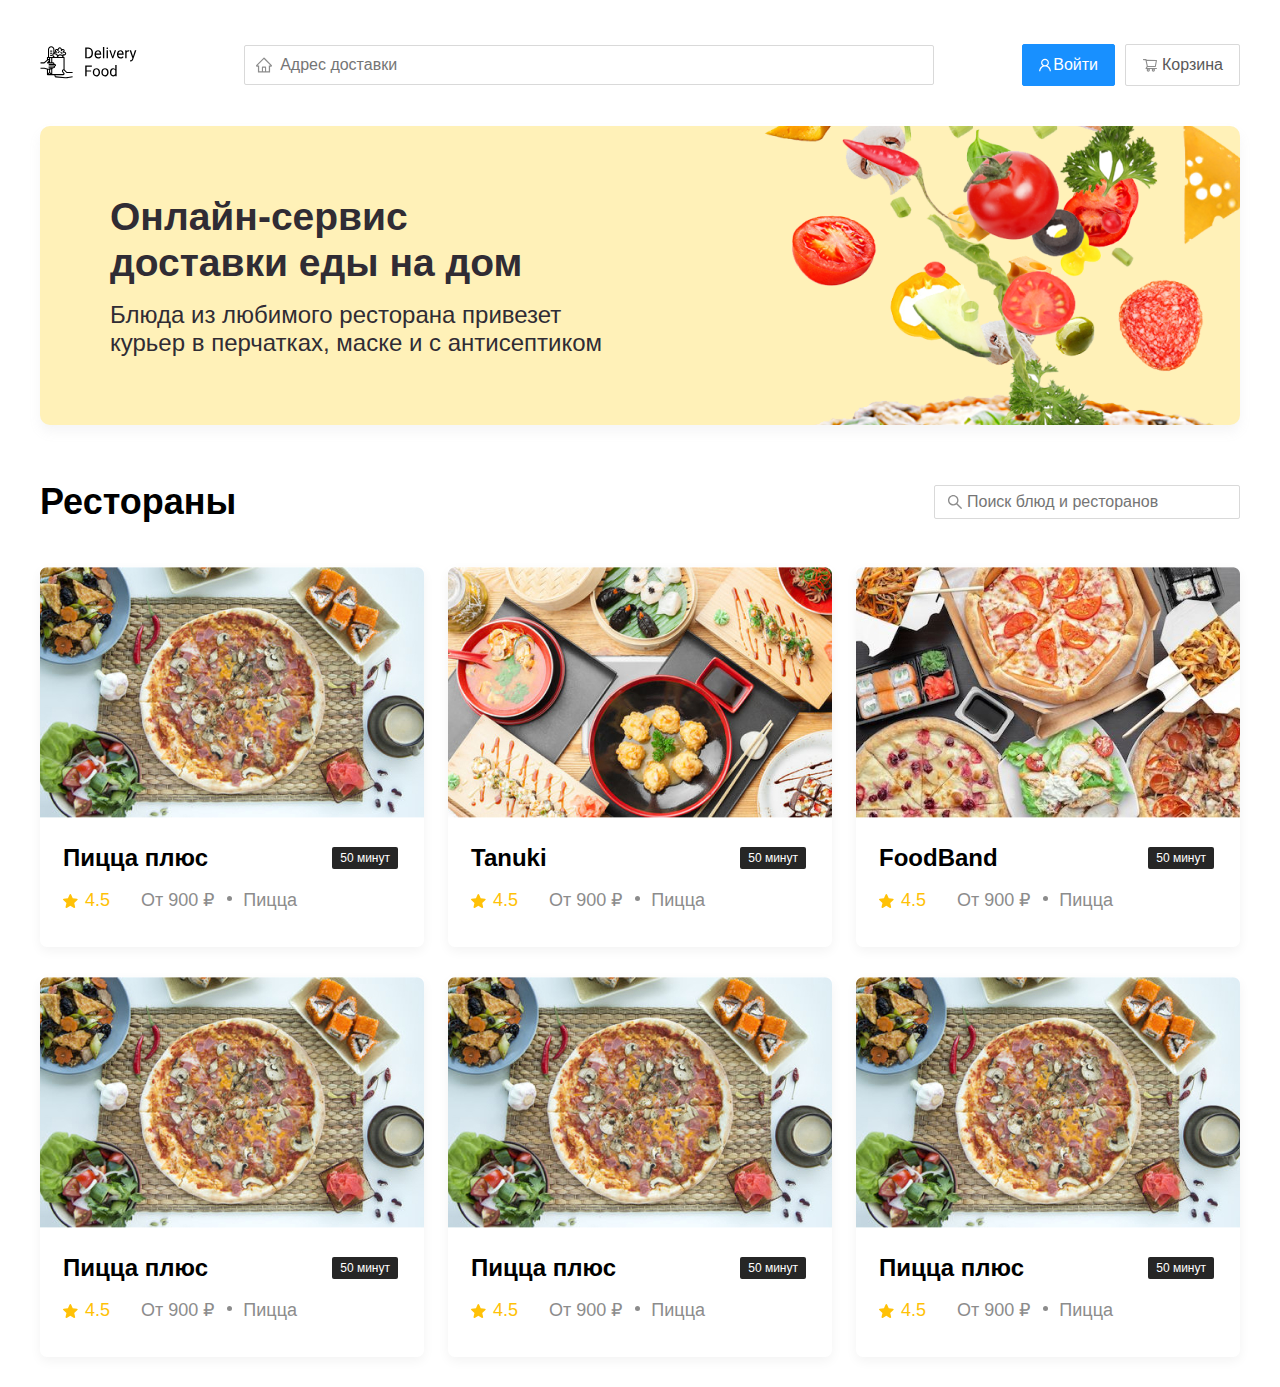
<file: delivery/index.html>
<!DOCTYPE html>
<html lang="en">

<head>
    <meta charset="UTF-8" />
    <meta name="viewport" content="width=device-width, initial-scale=1.0" />
    <title>Document</title>
    <link href="https://fonts.googleapis.com/css2?family=Roboto:wght@400;700&display=swap&subset=cyrillic rel="
        stylesheet">
    <link rel="stylesheet" href="css\normalize.css">
    <link rel="stylesheet" href="css/style.css" />
</head>

<body>
    <div class="container">
        <header class="header">
            <div class="logo">
                <img src="img/logo.svg" alt="Логотип" />
            </div>

            <input type="text" class="input search-input" placeholder="Адрес доставки" />

            <div class="buttons">
                <button class="button btn-enter">Войти</button>
                <button class="button btn-bucket">Корзина</button>
            </div>
        </header>

        <section class="promo">
            <div class="promo-text">
                <h1>Онлайн-сервис <br> доставки еды на дом</h1>
                <p>Блюда из любимого ресторана привезет<br> курьер в перчатках, маске и с антисептиком</p>
            </div>
        </section>

        <section class="restaurants">
            <section class="restaurants-title">
                <h2>Рестораны</h2>
                <input type="text" class="search restaurants-search" placeholder="Поиск блюд и ресторанов">
            </section>

            <section class="restaurants-items">



                <section class="restaurant-item">
                    <img src="img/restaurant_pizza_plus.jpg" alt="Ресторан">
                    <section class="restaurant-info">
                        <section class="restaurant-info-title">
                            <h3>Пицца плюс</h3>
                            <span>50 минут</span>
                        </section>

                        <section class="rating-price-category">
                            <span class="rating">4.5</span>
                            <span class="price">От 900 ₽</span>
                            <!-- <div class="elips">.</div> -->
                            <span class="category">Пицца</span>
                        </section>



                    </section>

                </section>

                <section class="restaurant-item">
                    <img src="img/restaurant_tanuki.jpg" alt="Ресторан">
                    <section class="restaurant-info">
                        <section class="restaurant-info-title">
                            <h3>Tanuki</h3>
                            <span>50 минут</span>
                        </section>

                        <section class="rating-price-category">
                            <span class="rating">4.5</span>
                            <span class="price">От 900 ₽</span>
                            <!-- <div class="elips">.</div> -->
                            <span class="category">Пицца</span>
                        </section>



                    </section>

                </section>

                <section class="restaurant-item">
                    <img src="img/restaurant_food_band.jpg" alt="Ресторан">
                    <section class="restaurant-info">
                        <section class="restaurant-info-title">
                            <h3>FoodBand</h3>
                            <span>50 минут</span>
                        </section>

                        <section class="rating-price-category">
                            <span class="rating">4.5</span>
                            <span class="price">От 900 ₽</span>
                            <!-- <div class="elips">.</div> -->
                            <span class="category">Пицца</span>
                        </section>



                    </section>

                </section>

                <section class="restaurant-item">
                    <img src="img/restaurant_pizza_plus.jpg" alt="Ресторан">
                    <section class="restaurant-info">
                        <section class="restaurant-info-title">
                            <h3>Пицца плюс</h3>
                            <span>50 минут</span>
                        </section>

                        <section class="rating-price-category">
                            <span class="rating">4.5</span>
                            <span class="price">От 900 ₽</span>
                            <!-- <div class="elips">.</div> -->
                            <span class="category">Пицца</span>
                        </section>



                    </section>

                </section>

                <section class="restaurant-item">
                    <img src="img/restaurant_pizza_plus.jpg" alt="Ресторан">
                    <section class="restaurant-info">
                        <section class="restaurant-info-title">
                            <h3>Пицца плюс</h3>
                            <span>50 минут</span>
                        </section>

                        <section class="rating-price-category">
                            <span class="rating">4.5</span>
                            <span class="price">От 900 ₽</span>
                            <!-- <div class="elips">.</div> -->
                            <span class="category">Пицца</span>
                        </section>



                    </section>

                </section>

                <section class="restaurant-item">
                    <img src="img/restaurant_pizza_plus.jpg" alt="Ресторан">
                    <section class="restaurant-info">
                        <section class="restaurant-info-title">
                            <h3>Пицца плюс</h3>
                            <span>50 минут</span>
                        </section>

                        <section class="rating-price-category">
                            <span class="rating">4.5</span>
                            <span class="price">От 900 ₽</span>
                            <!-- <div class="elips">.</div> -->
                            <span class="category">Пицца</span>
                        </section>



                    </section>

                </section>
            </section>
        </section>
    </div>
</body>

</html>
</file>
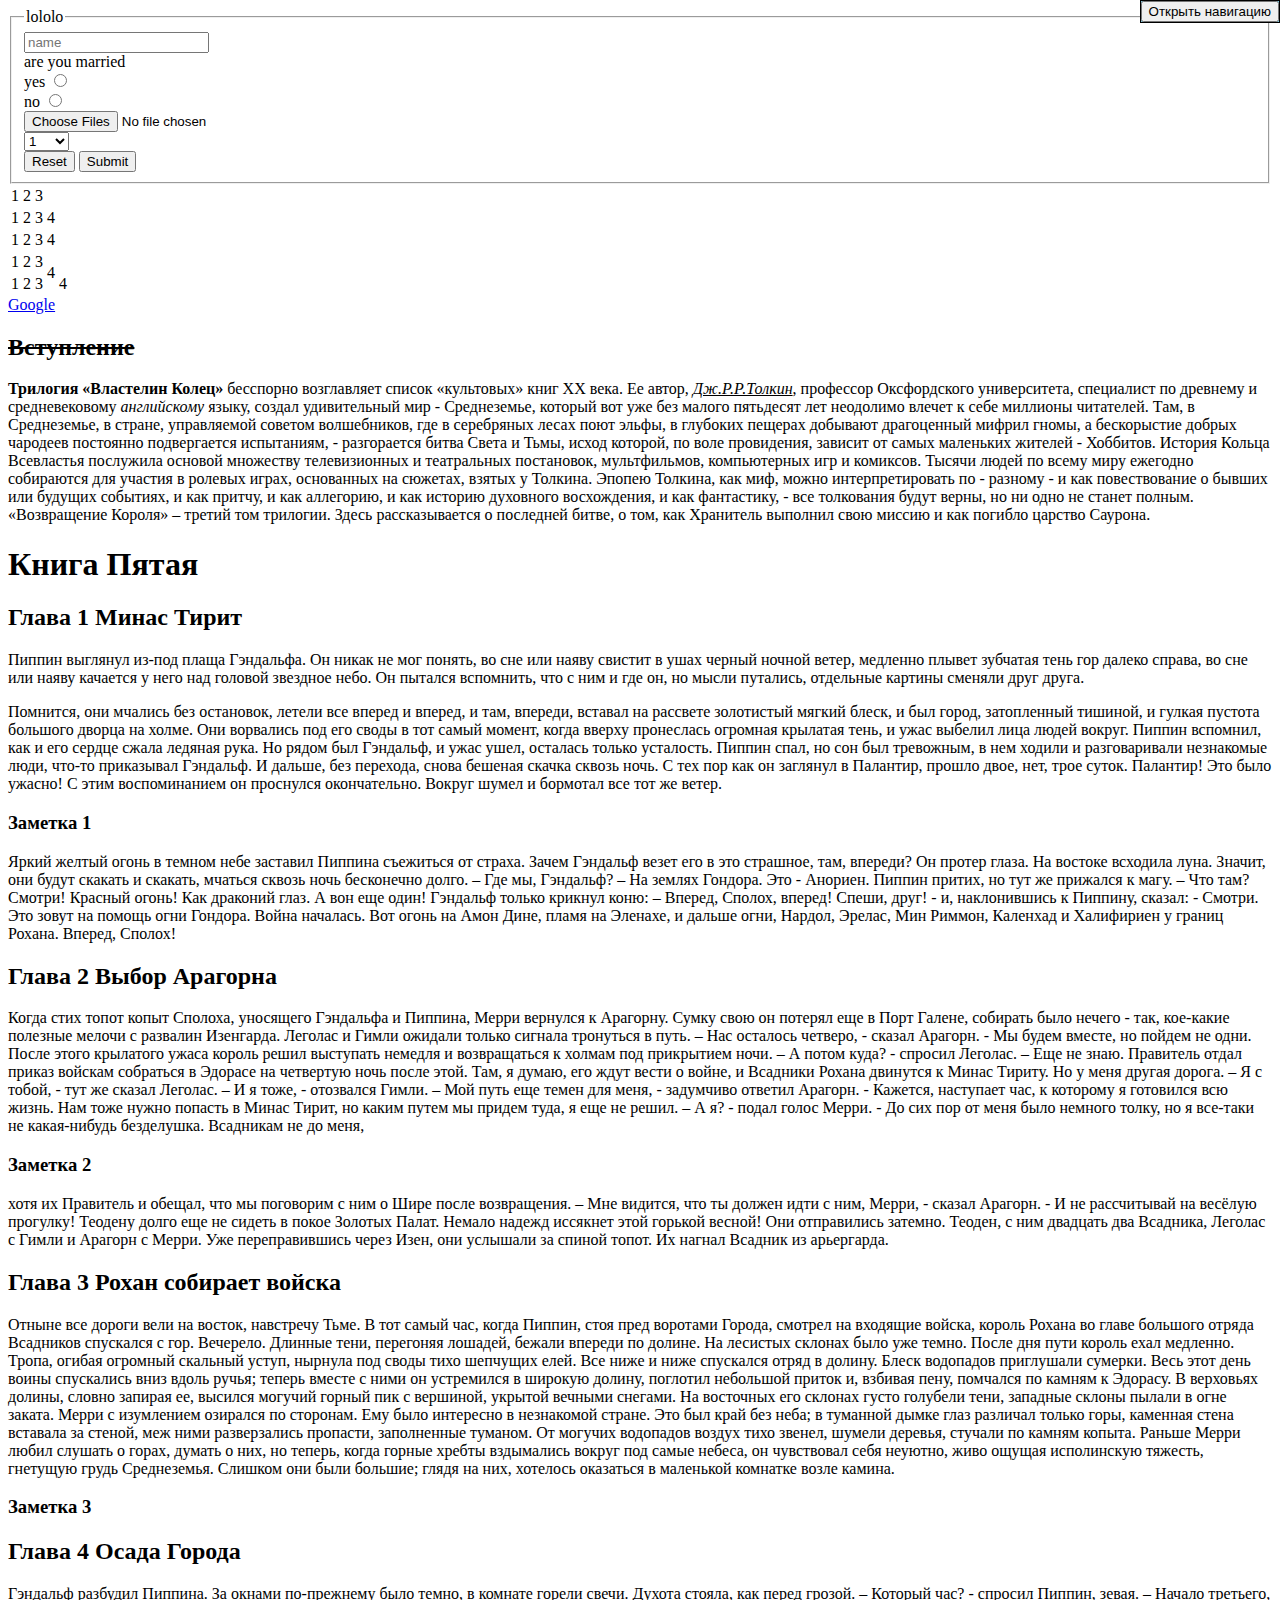
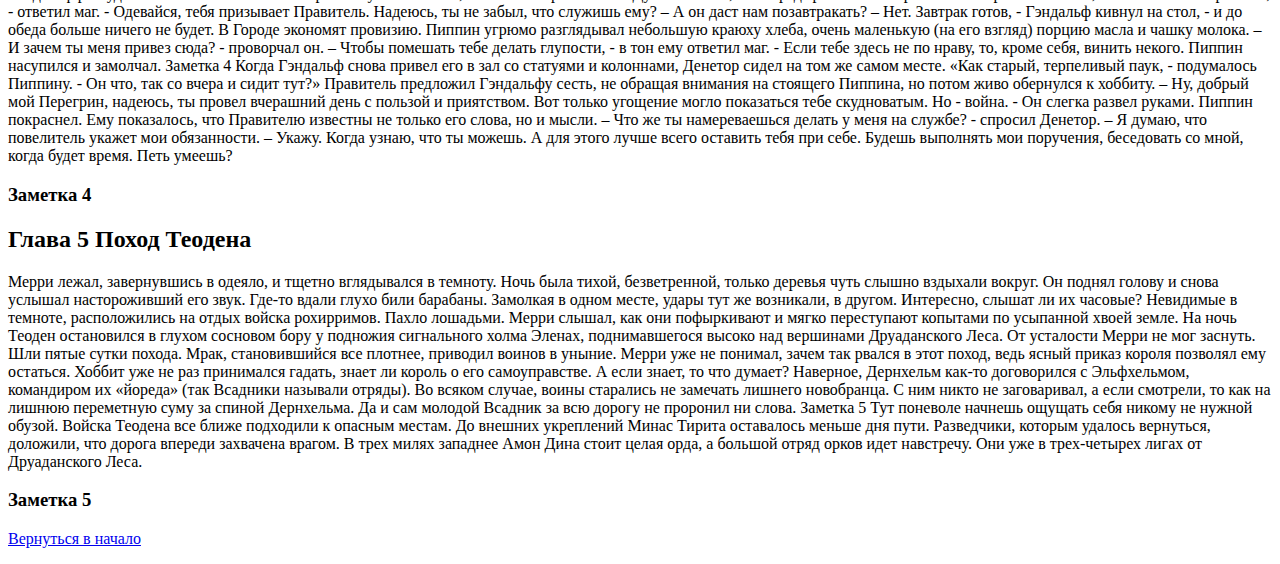
<file: src/index.html>
<!DOCTYPE html>
<html lang="ru">
<head>
    <meta charset="UTF-8">
    <meta name="viewport" content="width=device-width, initial-scale=1.0">
    <!-- <meta http-equiv="refresh" content="1; url=http://google.com"> -->
    <title>Document1</title>
    <link rel="stylesheet" href="styles/style.css">
    <script src="scripts/script.js" defer></script>
    <!-- ЕБАНЫЙ ТЫ ДОЛБОЕБ НАХУй
        ТЫ СУКА ПЫТАЛСЯ В СКРИПТЕ ПОЛУЧИТЬ ДОСТУП К ЭЛЕМЕНТАМ
    НО ТЫ ПИДОР ГНОЙНЫЙ ЗАБЫЛ ЧТО У ТЕБЯ СНАЧАЛА СТОИТ ВЫЗОВ СКРИПТА А ТОЛЬКО
    ПОТОМ СОЗДАЮТСЯ ЭЛЕМЕНТЫ
    ПОЭТОМУ БЛЯТЬ В СЛЕДУЮЩИЙ РАЗ ЛИБО СТАВЬ СКРИПТ В КОНЦЕ
    ЛИБО ПИШИ АРГУМЕТ DEFER, ЧТОБЫ СНАЧАЛА ЗАГРУЗИЛАСЬ СТРАНИЦА И ТОЛЬКО ПОТОМ
    ЗАПУСЛКАСЯ СКРИПТ -->
</head>
<body>
    <main>

        <form action="" autocomplete="on" method="GET">
            <fieldset>
                <legend>lololo</legend>
                <input type="text"  placeholder="name"><br>

                <label for="">are you married</label><br>
                <label for="yes">yes</label>
                <input type="radio" id="yes" name="married"><br>
                
                <label for="no">no</label>
                <input type="radio" id="no" name="married"><br>

                <input type="file" multiple> <br>

                <select  name="select1" >
                    <optgroup label="group1">
                        <option id="g1" value="1" selected>1</option>
                    </optgroup>
                    <option value="2">2</option>
                    <option value="">3</option>
                </select><br>
                <input type="reset">
                
                <input type="submit">
            </fieldset>
        </form>

        <div>
            <table>
                <tr>
                    <td>1</td>
                    <td>2</td>
                    <td>3</td>
                </tr>
                <tr>
                    <td>1</td>
                    <td>2</td>
                    <td>3</td>
                    <td>4</td>
                </tr>
                <tr>
                    <td>1</td>
                    <td>2</td>
                    <td>3</td>
                    <td>4</td>
                </tr>
                <tr>
                    <td>1</td>
                    <td>2</td>
                    <td>3</td>
                    <td rowspan="2">4</td>
                </tr>
                <tr>
                    <td>1</td>
                    <td>2</td>
                    <td>3</td>
                    <td>4</td>
                </tr>
            </table>
        </div>
        
        <a href="https://google.com" target="_blank">Google</a>
        <section class="introduction" id="introduction">
            <h2><s>Вступление</s></h2>
            <p>
                <b>Трилогия</b> <strong>«Властелин Колец»</strong> бесспорно возглавляет список «культовых» книг XX века. 
                Ее автор, <i><u>Дж.Р.Р.Толкин</u></i>, профессор Оксфордского университета, специалист по древнему 
                и средневековому <em>английскому</em> языку, создал удивительный мир - Среднеземье, который вот 
                уже без малого пятьдесят лет неодолимо влечет к себе миллионы читателей. Там, в Среднеземье, 
                в стране, управляемой советом волшебников, где в серебряных лесах поют эльфы, в глубоких пещерах 
                добывают драгоценный мифрил гномы, а бескорыстие добрых чародеев постоянно подвергается испытаниям, 
                - разгорается битва Света и Тьмы, исход которой, по воле провидения, зависит от самых маленьких жителей 
                - Хоббитов. История Кольца Всевластья послужила основой множеству телевизионных и театральных постановок, 
                мультфильмов, компьютерных игр и комиксов. Тысячи людей по всему миру ежегодно собираются для участия в 
                ролевых играх, основанных на сюжетах, взятых у Толкина. Эпопею Толкина, как миф, можно интерпретировать 
                по - разному - и как повествование о бывших или будущих событиях, и как притчу, и как аллегорию, 
                и как историю духовного восхождения, и как фантастику, - все толкования будут верны, но ни одно не станет 
                полным. «Возвращение Короля» – третий том трилогии. Здесь рассказывается о последней битве, о том, как 
                Хранитель выполнил свою миссию и как погибло царство Саурона.
            </p>
        </section>
        <div class="navigation-container">
            <button class="open-close-navigation">Открыть навигацию</button>
            <nav class="navigation navigation-closed">
                
                <ul>
                    <li>
                        <a href="#chapter-1">Глава 1 Минас Тирит</a>
                        <ul>
                            <li><a href="#note-1">Заметка 1</a></li>
                            <li><a href="#"></a>Заметка 1.1</a></li>
                        </ul>    
                    </li>
    
                    <li>
                        <a href="#chapter-2">Глава 2 Выбор Арагорна</a>
                        <ul>
                            <li><a href="#note-2">Заметка 2</a></li>
                        </ul>
                    </li>
                    
                    <li>Глава 3 Рохан собирает войска
                        <ul><li>Заметка 3</li></ul>
                    </li>
    
                    <li>Глава 4 Осада Города
                        <ul><li>Заметка 4</li></ul>
                    </li>
    
                    <li>Глава 5 Поход Теодена
                        <ul><li>Заметка 5</li></ul>
                    </li>
                </ul>
            </nav> 
        </div>
                
        <h1>Книга Пятая</h1>
        <section class="chapter-1" id="chapter-1">
            <h2>Глава 1 Минас Тирит</h2>
            <section>
                <p>Пиппин выглянул из-под плаща Гэндальфа. Он никак не мог понять, во сне или наяву свистит в ушах 
                    черный ночной ветер, медленно плывет зубчатая тень гор далеко справа, во сне или наяву качается 
                    у него над головой звездное небо. Он пытался вспомнить, что с ним и где он, но мысли путались, 
                    отдельные картины сменяли друг друга.
                </p>
                <p>Помнится, они мчались без остановок, летели все вперед и вперед, и там, впереди, вставал на рассвете 
                    золотистый мягкий блеск, и был город, затопленный тишиной, и гулкая пустота большого дворца на холме. 
                    Они ворвались под его своды в тот самый момент, когда вверху пронеслась огромная крылатая тень, и ужас 
                    выбелил лица людей вокруг. Пиппин вспомнил, как и его сердце сжала ледяная рука. Но рядом был Гэндальф,
                    и ужас ушел, осталась только усталость. Пиппин спал, но сон был тревожным, в нем ходили и разговаривали
                    незнакомые люди, что-то приказывал Гэндальф. И дальше, без перехода, снова бешеная скачка сквозь ночь.
                    С тех пор как он заглянул в Палантир, прошло двое, нет, трое суток. Палантир! Это было ужасно! С этим
                    воспоминанием он проснулся окончательно. Вокруг шумел и бормотал все тот же ветер.
                </p>
            </section>
            <section class="note" id="note-1">
                <p>
                    <h3>Заметка 1</h3> Яркий желтый огонь в темном небе заставил Пиппина съежиться от страха. 
                    Зачем Гэндальф везет его в это страшное, там, впереди? Он протер глаза. На востоке всходила луна. 
                    Значит, они будут скакать и скакать, мчаться сквозь ночь бесконечно долго.
                    – Где мы, Гэндальф?
                    – На землях Гондора. Это - Анориен.
                    Пиппин притих, но тут же прижался к магу.
                    – Что там? Смотри! Красный огонь! Как драконий глаз. А вон еще один!
                    Гэндальф только крикнул коню:
                    – Вперед, Сполох, вперед! Спеши, друг! - и, наклонившись к Пиппину, сказал: - Смотри. Это зовут на помощь 
                    огни Гондора. Война началась. Вот огонь на Амон Дине, пламя на Эленахе, и дальше огни, Нардол, Эрелас, 
                    Мин Риммон, Каленхад и Халифириен у границ Рохана. Вперед, Сполох!
                </p>
            </section>
        </section>

        <section class="chapter-2" id="chapter-2">
            <h2>Глава 2 Выбор Арагорна</h2>
            <section>
                <p>Когда стих топот копыт Сполоха, уносящего Гэндальфа и Пиппина, Мерри вернулся к Арагорну. 
                    Сумку свою он потерял еще в Порт Галене, собирать было нечего - так, кое-какие полезные 
                    мелочи с развалин Изенгарда. Леголас и Гимли ожидали только сигнала тронуться в путь.
                    – Нас осталось четверо, - сказал Арагорн. - Мы будем вместе, но пойдем не одни. После этого 
                    крылатого ужаса король решил выступать немедля и возвращаться к холмам под прикрытием ночи.
                    – А потом куда? - спросил Леголас.
                    – Еще не знаю. Правитель отдал приказ войскам собраться в Эдорасе на четвертую ночь после этой. 
                    Там, я думаю, его ждут вести о войне, и Всадники Рохана двинутся к Минас Тириту. Но у меня другая 
                    дорога.
                    – Я с тобой, - тут же сказал Леголас.
                    – И я тоже, - отозвался Гимли.
                    – Мой путь еще темен для меня, - задумчиво ответил Арагорн. - Кажется, наступает час, к которому 
                    я готовился всю жизнь. Нам тоже нужно попасть в Минас Тирит, но каким путем мы придем туда, я еще 
                    не решил.
                    – А я? - подал голос Мерри. - До сих пор от меня было немного толку, но я все-таки не какая-нибудь 
                    безделушка. Всадникам не до меня, 
                </p>
            </section>
            <section class="note" id="note-2">
                <p>
                    <h3>Заметка 2</h3> хотя их Правитель и обещал, что мы поговорим с ним о Шире после возвращения.
                    – Мне видится, что ты должен идти с ним, Мерри, - сказал Арагорн. - И не рассчитывай на весёлую 
                    прогулку! Теодену долго еще не сидеть в покое Золотых Палат. Немало надежд иссякнет этой горькой 
                    весной!
                    Они отправились затемно. Теоден, с ним двадцать два Всадника, Леголас с Гимли и Арагорн с Мерри. 
                    Уже переправившись через Изен, они услышали за спиной топот. Их нагнал Всадник из арьергарда.
                </p>
            </section>
        </section>

        <section class="chapter-3" id="chapter-3">
            <h2>Глава 3 Рохан собирает войска</h2>
            <section>
                <p>Отныне все дороги вели на восток, навстречу Тьме. В тот самый час, когда Пиппин, стоя пред воротами Города, смотрел на входящие войска, король Рохана во главе большого отряда Всадников спускался с гор.
                    Вечерело. Длинные тени, перегоняя лошадей, бежали впереди по долине. На лесистых склонах было уже темно. После дня пути король ехал медленно. Тропа, огибая огромный скальный уступ, нырнула под своды тихо шепчущих елей. Все ниже и ниже спускался отряд в долину. Блеск водопадов приглушали сумерки.
                    Весь этот день воины спускались вниз вдоль ручья; теперь вместе с ними он устремился в широкую долину, поглотил небольшой приток и, взбивая пену, помчался по камням к Эдорасу. В верховьях долины, словно запирая ее, высился могучий горный пик с вершиной, укрытой вечными снегами. На восточных его склонах густо голубели тени, западные склоны пылали в огне заката.
                    Мерри с изумлением озирался по сторонам. Ему было интересно в незнакомой стране. Это был край без неба; в туманной дымке глаз различал только горы, каменная стена вставала за стеной, меж ними разверзались пропасти, заполненные туманом. От могучих водопадов воздух тихо звенел, шумели деревья, стучали по камням копыта. Раньше Мерри любил слушать о горах, думать о них, но теперь, когда горные хребты вздымались вокруг под самые небеса, он чувствовал себя неуютно, живо ощущая исполинскую тяжесть, гнетущую грудь Среднеземья. Слишком они были большие; глядя на них, хотелось оказаться в маленькой комнатке возле камина.
                </p>
            </section>
            <section class="note"  id="note-3">
                <p>
                    <h3>Заметка 3</h3> 
                </p>
            </section>
        </section>

        <section class="chapter-4" id="chapter-4">
            <h2>Глава 4 Осада Города</h2>
            <section>
                <p>Гэндальф разбудил Пиппина. За окнами по-прежнему было темно, в комнате горели свечи. Духота стояла, как перед грозой.
                    – Который час? - спросил Пиппин, зевая.
                    – Начало третьего, - ответил маг. - Одевайся, тебя призывает Правитель. Надеюсь, ты не забыл, что служишь ему?
                    – А он даст нам позавтракать?
                    – Нет. Завтрак готов, - Гэндальф кивнул на стол, - и до обеда больше ничего не будет. В Городе экономят провизию.
                    Пиппин угрюмо разглядывал небольшую краюху хлеба, очень маленькую (на его взгляд) порцию масла и чашку молока.
                    – И зачем ты меня привез сюда? - проворчал он.
                    – Чтобы помешать тебе делать глупости, - в тон ему ответил маг. - Если тебе здесь не по нраву, то, кроме себя, винить некого.
                    Пиппин насупился и замолчал.
                    Заметка 4
                    Когда Гэндальф снова привел его в зал со статуями и колоннами, Денетор сидел на том же самом месте. «Как старый, терпеливый паук, - подумалось Пиппину. - Он что, так со вчера и сидит тут?» Правитель предложил Гэндальфу сесть, не обращая внимания на стоящего Пиппина, но потом живо обернулся к хоббиту.
                    – Ну, добрый мой Перегрин, надеюсь, ты провел вчерашний день с пользой и приятством. Вот только угощение могло показаться тебе скудноватым. Но - война. - Он слегка развел руками.
                    Пиппин покраснел. Ему показалось, что Правителю известны не только его слова, но и мысли.
                    – Что же ты намереваешься делать у меня на службе? - спросил Денетор.
                    – Я думаю, что повелитель укажет мои обязанности.
                    – Укажу. Когда узнаю, что ты можешь. А для этого лучше всего оставить тебя при себе. Будешь выполнять мои поручения, беседовать со мной, когда будет время. Петь умеешь?
                </p>
            </section>
            <section class="note"  id="note-4">
                <p>
                    <h3>Заметка 4</h3> 
                </p>
            </section>
        </section>

        <section class="chapter-5" id="chapter-5">
            <h2>Глава 5 Поход Теодена</h2>
            <section>
                <p>Мерри лежал, завернувшись в одеяло, и тщетно вглядывался в темноту. Ночь была тихой, безветренной, только деревья чуть слышно вздыхали вокруг. Он поднял голову и снова услышал настороживший его звук. Где-то вдали глухо били барабаны. Замолкая в одном месте, удары тут же возникали, в другом. Интересно, слышат ли их часовые?
                    Невидимые в темноте, расположились на отдых войска рохирримов. Пахло лошадьми. Мерри слышал, как они пофыркивают и мягко переступают копытами по усыпанной хвоей земле. На ночь Теоден остановился в глухом сосновом бору у подножия сигнального холма Эленах, поднимавшегося высоко над вершинами Друаданского Леса.
                    От усталости Мерри не мог заснуть. Шли пятые сутки похода. Мрак, становившийся все плотнее, приводил воинов в уныние. Мерри уже не понимал, зачем так рвался в этот поход, ведь ясный приказ короля позволял ему остаться. Хоббит уже не раз принимался гадать, знает ли король о его самоуправстве. А если знает, то что думает? Наверное, Дернхельм как-то договорился с Эльфхельмом, командиром их «йореда» (так Всадники называли отряды). Во всяком случае, воины старались не замечать лишнего новобранца. С ним никто не заговаривал, а если смотрели, то как на лишнюю переметную суму за спиной Дернхельма. Да и сам молодой Всадник за всю дорогу не проронил ни слова. Заметка 5 Тут поневоле начнешь ощущать себя никому не нужной обузой.
                    Войска Теодена все ближе подходили к опасным местам. До внешних укреплений Минас Тирита оставалось меньше дня пути. Разведчики, которым удалось вернуться, доложили, что дорога впереди захвачена врагом. В трех милях западнее Амон Дина стоит целая орда, а большой отряд орков идет навстречу. Они уже в трех-четырех лигах от Друаданского Леса.
                </p>
            </section>
            <section class="note" id="note-5">
                <p>
                    <h3>Заметка 5</h3> 
                </p>
            </section>
        </section>

        <div><a href="#introduction"><p>Вернуться в начало</p></a></div>


    </main> 

</body>
</html>
</file>
<file: delivery/css/style.css>
* {
    font-family: 'Roboto', sans-serif;
    box-sizing: border-box;
    /* margin: 0; */
}


h1,
h2,
h3,
p {
    margin: 0;
}


.container {
    max-width: 1200px;
    margin: auto;
}

.header {
    display: flex;
    align-items: center;
    justify-content: space-between;
    margin-top: 44px;
}


.logo {
    margin-right: 102px;
}

.search-input {
    height: 40px;
    width: 690px;
    margin-right: 87px;
    padding-left: 35px;
    font-size: 16px;
    line-height: 24px;
    background: #FFFFFF;
    border: 1px solid #D9D9D9;
    border-radius: 2px;
    background-image: url("../img/icon_home.svg");
    background-repeat: no-repeat;
    background-position: left 11px center;
}

.buttons {
    display: flex;
    align-items: center;
}

.button {
    padding: 8px 16px;
    border-radius: 2px;
    font-size: 16px;
    line-height: 24px;
}

.btn-enter {
    display: flex;
    padding-left: 30px;
    margin-right: 10px;
    color: #FFFFFF;
    border: 1px solid #1890FF;
    box-shadow: 0px 0px 2px rgba(0, 0, 0, 0.0015);
    border-radius: 2px;
    background-color: #1890FF;
    background-image: url(../img/icon_enter.svg);
    background-repeat: no-repeat;
    background-position: left 16px center;

}

.btn-bucket {
    color: #595959;
    background: #FFFFFF;
    border: 1px solid #D9D9D9;
    padding-left: 36px;

    box-shadow: 0px 0px 2px rgba(0, 0, 0, 0.0015);
    border-radius: 2px;
    background-image: url("../img/icon_bucket.svg");
    background-repeat: no-repeat;
    background-position: left 16px center;
}

.promo {
    display: flex;
    align-items: center;
    max-height: 300px;
    margin-top: 40px;
    padding-left: 70px;
    padding-top: 68px;
    padding-bottom: 68px;
    background: #FFF1B8;
    border-radius: 10px;
    background-image: url("../img/png-promo.png");
    background-repeat: no-repeat;
    background-position: right center;
    box-shadow: 0px 7px 12px rgba(158, 158, 163, 0.1);
}

.promo-text {
    max-width: 538px;
}

.promo h1 {
    margin: 0;
    margin-bottom: 15px;
    font-weight: bold;
    font-size: 39px;
    line-height: 46px;
    color: #302C34;
}

.promo p {
    margin: 0;

    font-weight: normal;
    font-size: 24px;
    line-height: 28px;
    color: #302C34;
}


.restaurants-items {
    display: flex;
    flex-wrap: wrap;
}

.restaurants-title {
    display: flex;
    justify-content: space-between;
    align-items: center;
    margin-top: 56px;
    margin-bottom: 44px;
}

.restaurants-title h2 {
    font-weight: bold;
    font-size: 36px;
    line-height: 42px;

    color: #000000;
}

.restaurants-search {
    width: 306px;
    height: 34px;
    padding: 5px 12px 5px 32px;
    /* padding: 0; */
    font-size: 16px;
    line-height: 24px;
    border: 1px solid #D9D9D9;
    border-radius: 2px;
    color: #BFBFBF;
    background: url("../img/icon_search_restaurants.svg") no-repeat left 12px center;
}

.restaurant-item {
    width: 384px;
    height: 380px;
    background: #FFFFFF;
    box-shadow: 0px 4px 12px rgba(0, 0, 0, 0.05);
    border-radius: 7px;
    margin-right: 24px;
    margin-bottom: 30px;
}

.restaurant-item:nth-child(3n) {
    margin-right: 0;
}

.restaurant-info {
    width: 337px;
    height: 74px;
    margin: 20px 23px 35px 23px;

}

.restaurant-info-title {
    max-width: 335px;
    max-height: 32px;
    margin-bottom: 10px;
    display: flex;
    justify-content: space-between;
    align-items: center;

}

.restaurant-info-title h3 {
    width: 260px;
    height: 32px;
    font-size: 24px;
    line-height: 32px;
    color: #000000;


}

.restaurant-info-title span {
    min-width: 55px;
    height: 22px;
    padding: 1px 8px;
    font-size: 12px;
    line-height: 20px;
    color: #FFFFFF;
    background: #262626;
    border-radius: 2px;

}

.rating-price-category {
    height: 10px;
    font-size: 18px;
    line-height: 32px;
    color: #8C8C8C;
    /* max-width: 227px; */
    min-height: 32px;

}

.rating {
    padding-left: 22px;
    margin-right: 26px;
    color: #FFC107;
    background: url("../img/icon_star.svg") no-repeat left center;
}

.price {
    /* border: 1px solid; */

}

.price:after {
    content: '';
    display: inline-block;
    width: 5px;
    height: 5px;
    /* margin: 13px 10px; */
    margin-left: 13px;
    margin-right: 6px;
    position: relative;
    top: -5px;
    background-color: #8C8C8C;
    border-radius: 50%;
}



@font-face {
    font-family: "Roboto-Regular";
    src: url("../fonts/Roboto-Regular.ttf");
    font-style: normal;
    font-weight: normal;
}
</file>
<file: src/styles/style.css>
.navigation-container{
    top: 0;
    right:0;
    position: fixed;
    border: 1px solid;
    background-color: rgb(124, 197, 219);
}

.open-close-navigation{
    position: relative;
    /* right: 5px; */
    /* margin: 5px; */
    /* width: 100%; */
}

.navigation-closed{
    display: none;
}
</file>
